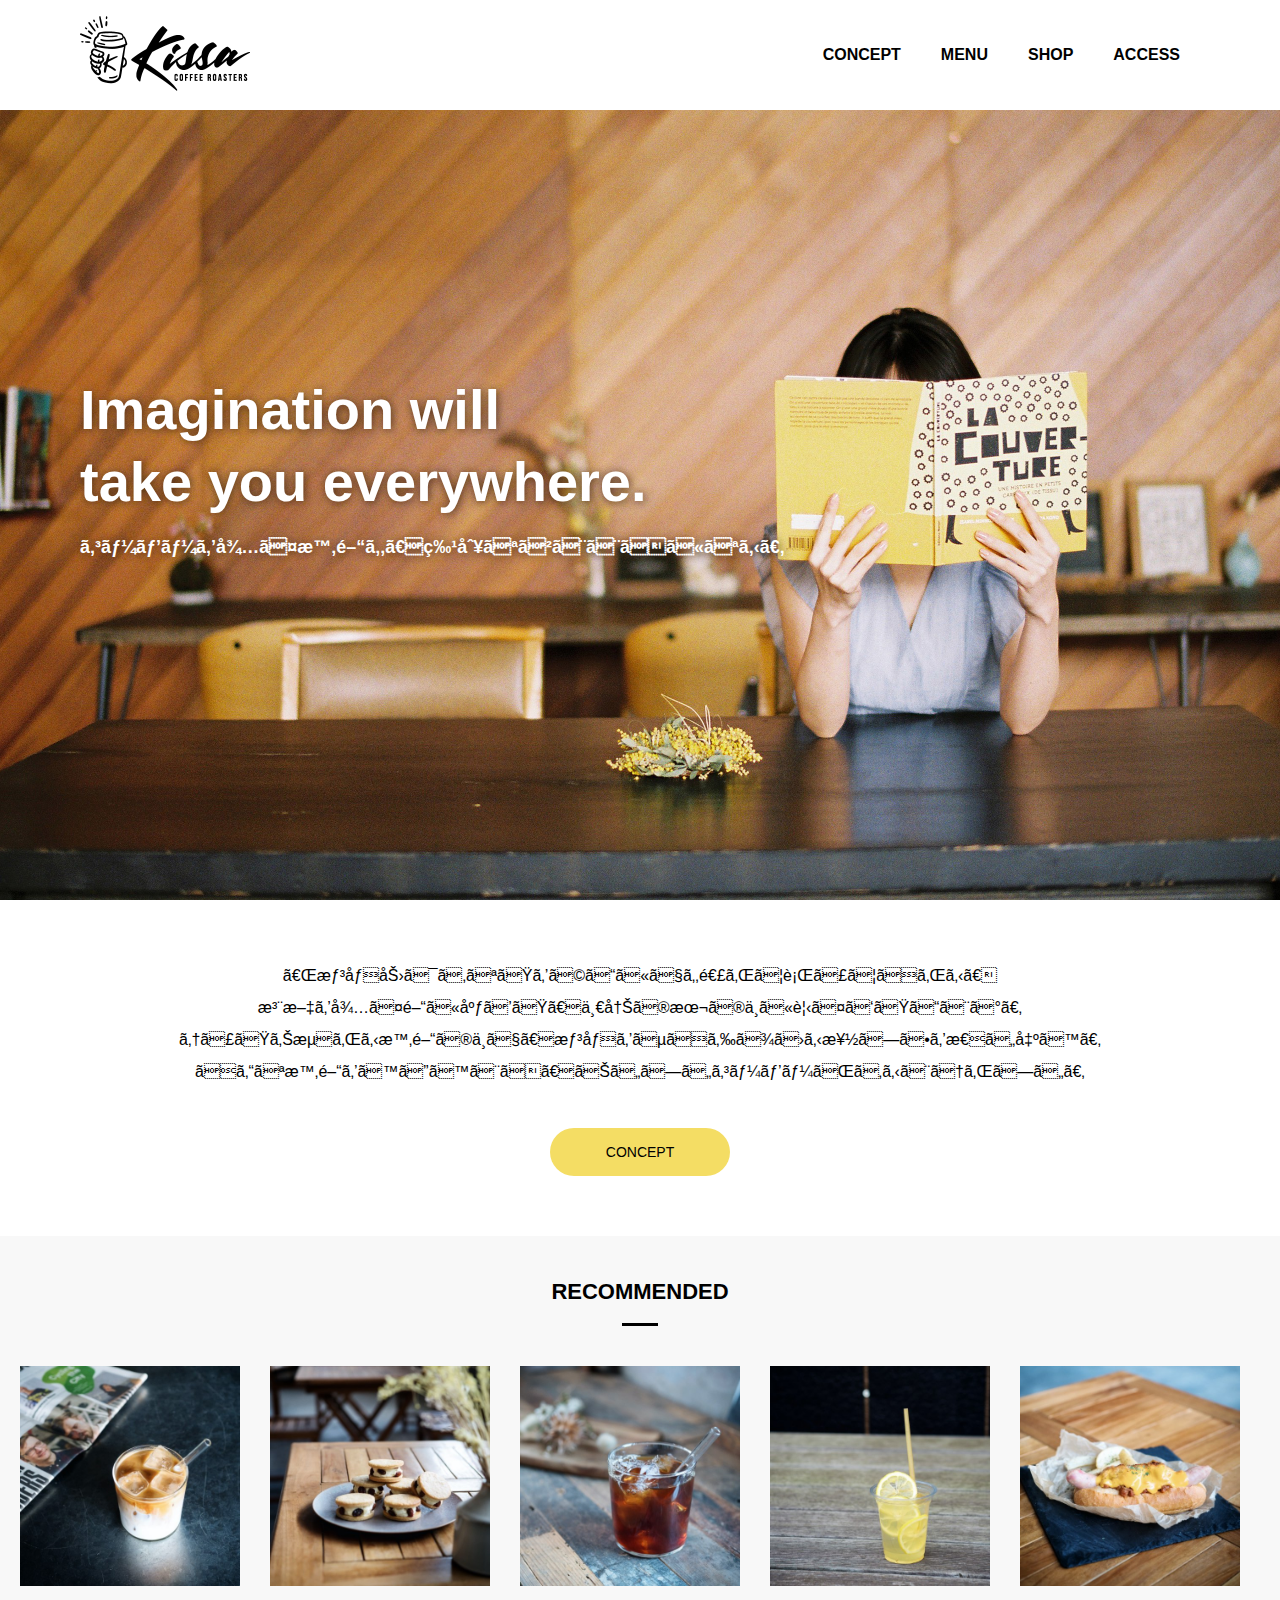
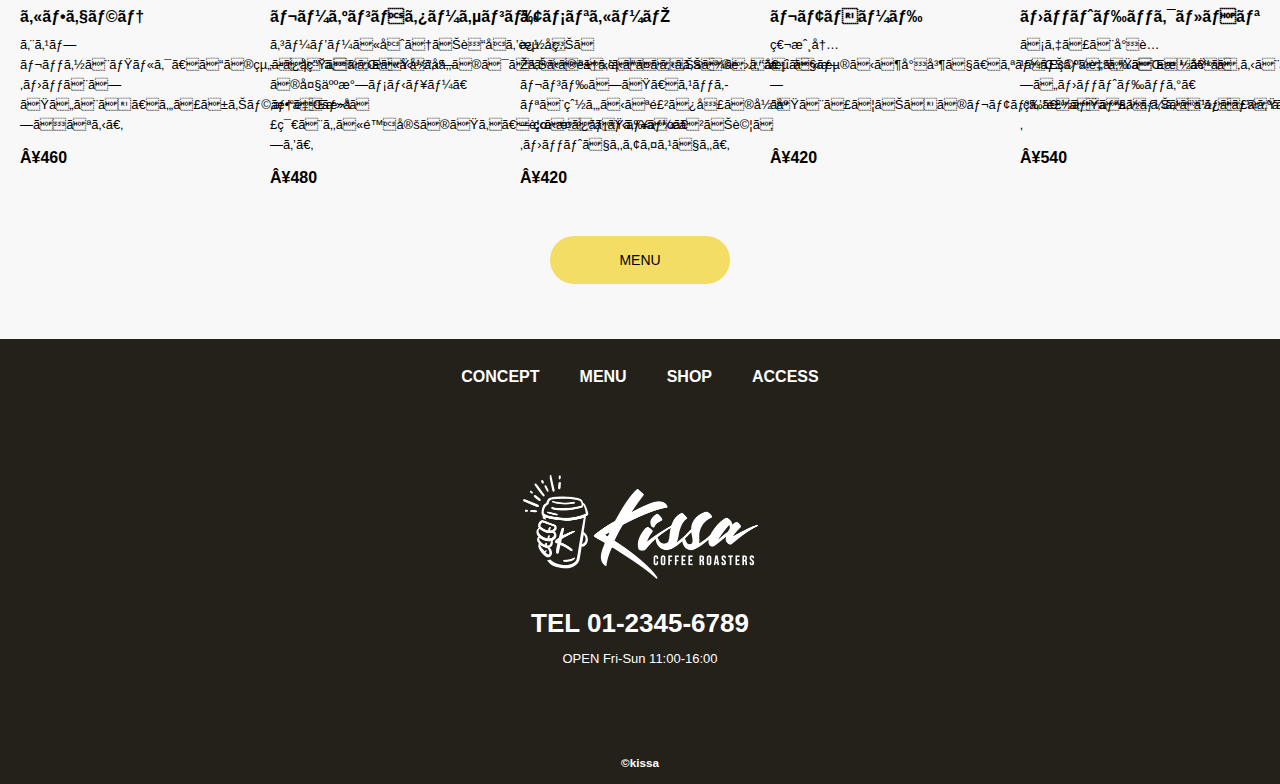
<file: index.html>
<!DOCTYPE html>
<html>
  <head>
    <meta charset="UFT-8" />
    <title>KISSA official website</title>
    <meta
      name="description"
      content="自家焙煎をしたこだわりのコーヒーと、思わず長居したくなるような居心地の良い空間を提供するカフェ「KISSA」の公式サイトです。"
    />
    <meta name="viewport" content="width=device-width" />
    <script src="./js/toggle-menu.js"></script>
    <link href="./css/common.css" rel="stylesheet" />
    <link href="./css/index.css" rel="stylesheet" />
    <link rel="preconnect" href="https://fonts.googleapis.com" />
    <link rel="preconnect" href="https://fonts.gstatic.com" crossorigin />
    <link
      href="https://fonts.googleapis.com/css2?family=Montserrat:wght@700&display=swap"
      rel="stylesheet"
    />
  </head>
  <body>
    <header class="header">
      <div class="header-inner">
        <a class="header-logo" href="./index.html">
          <img src="./images/common/logo-header.png" alt="KISSA" />
        </a>
        <button class="toggle-menu-button"></button>
        <div class="header-site-menu">
          <nav class="site-menu">
            <ul>
              <li><a href="./concept.html">CONCEPT</a></li>
              <li><a href="./menu.html">MENU</a></li>
              <li><a href="./shop.html">SHOP</a></li>
              <li><a href="./access.html">ACCESS</a></li>
            </ul>
          </nav>
        </div>
      </div>
    </header>
    <main class="main">
      <div class="first-view">
        <div class="first-view-text">
          <h1>Imagination will <br />take you everywhere.</h1>
          <p>コーヒーを待つ時間も、特別なひとときになる。</p>
        </div>
      </div>
      <div class="lead">
        <p>
          「想像力はあなたをどこにでも連れて行ってくれる」<br />注文を待つ間に広げた、一冊の本の中に見つけたことば。<br />ゆったり流れる時間の中で、想像をふくらませる楽しさを思い出す。<br />そんな時間をすごすとき、おいしいコーヒーがあるとうれしい。
        </p>
        <div class="link-button-area">
          <a class="link-button" href="./concept.html">CONCEPT</a>
        </div>
      </div>
      <div class="recommended">
        <h2>RECOMMENDED</h2>
        <ul class="item-list">
          <li>
            <img
              src="./images/index/img-item01.jpg"
              alt="カフェラテの商品画像"
            />
            <dl>
              <dt>カフェラテ</dt>
              <dd>
                エスプレッソとミルク、この組み合わせに勝るものはなかなか見つかりません。ホッとしたいとき、やっぱりラテが欲しくなる。
              </dd>
            </dl>
            <p class="price">¥460</p>
          </li>
          <li>
            <img
              src="./images/index/img-item02.jpg"
              alt="レーズンバターサンドの商品画像"
            />
            <dl>
              <dt>レーズンバターサンド</dt>
              <dd>
                コーヒーに合うお菓子を追及して生まれた当店の大人気メニュー。数量・季節ともに限定のため、見つけたらぜひお試しを。
              </dd>
            </dl>
            <p class="price">¥480</p>
          </li>
          <li>
            <img
              src="./images/index/img-item03.jpg"
              alt="アメリカーノの商品画像"
            />
            <dl>
              <dt>アメリカーノ</dt>
              <dd>
                浅煎りの豆をこだわりの配合でブレンドした、スッキリと爽やかな飲み口の当店看板メニュー。ホットでもアイスでも。
              </dd>
            </dl>
            <p class="price">¥420</p>
          </li>
          <li>
            <img
              src="./images/index/img-item04.jpg"
              alt="レモネードの商品画像"
            />
            <dl>
              <dt>レモネード</dt>
              <dd>
                瀬戸内海に浮かぶ小島で、オーナー自らが栽培したとっておきのレモンを、たっぷりと使ったレモネードです。
              </dd>
            </dl>
            <p class="price">¥420</p>
          </li>
          <li>
            <img
              src="./images/index/img-item05.jpg"
              alt="ホットドック・チリの商品画像"
            />
            <dl>
              <dt>ホットドック・チリ</dt>
              <dd>
                ちょっと小腹が空いたとき、あると嬉しいホットドッグ。特製チリソースとチーズをかければ、もう言葉はいりません。
              </dd>
            </dl>
            <p class="price">¥540</p>
          </li>
        </ul>
        <div class="link-button-area">
          <a class="link-button" href="./menu.html">MENU</a>
        </div>
      </div>
    </main>
    <!--mainはここまで-->
    <footer class="footer">
      <nav class="site-menu">
        <ul>
          <li><a href="./concept.html">CONCEPT</a></li>
          <li><a href="./menu.html">MENU</a></li>
          <li><a href="./shop.html">SHOP</a></li>
          <li><a href="./access.html">ACCESS</a></li>
        </ul>
      </nav>
      <a class="footer-logo" href="./index.html">
        <img src="./images/common/logo-footer.png" alt="KISSA" />
      </a>
      <p class="footer-tel">TEL 01-2345-6789</p>
      <p class="footer-time">OPEN Fri-Sun 11:00-16:00</p>
      <p class="copyright"><small>&copy;kissa</small></p>
    </footer>
  </body>
</html>
</file>
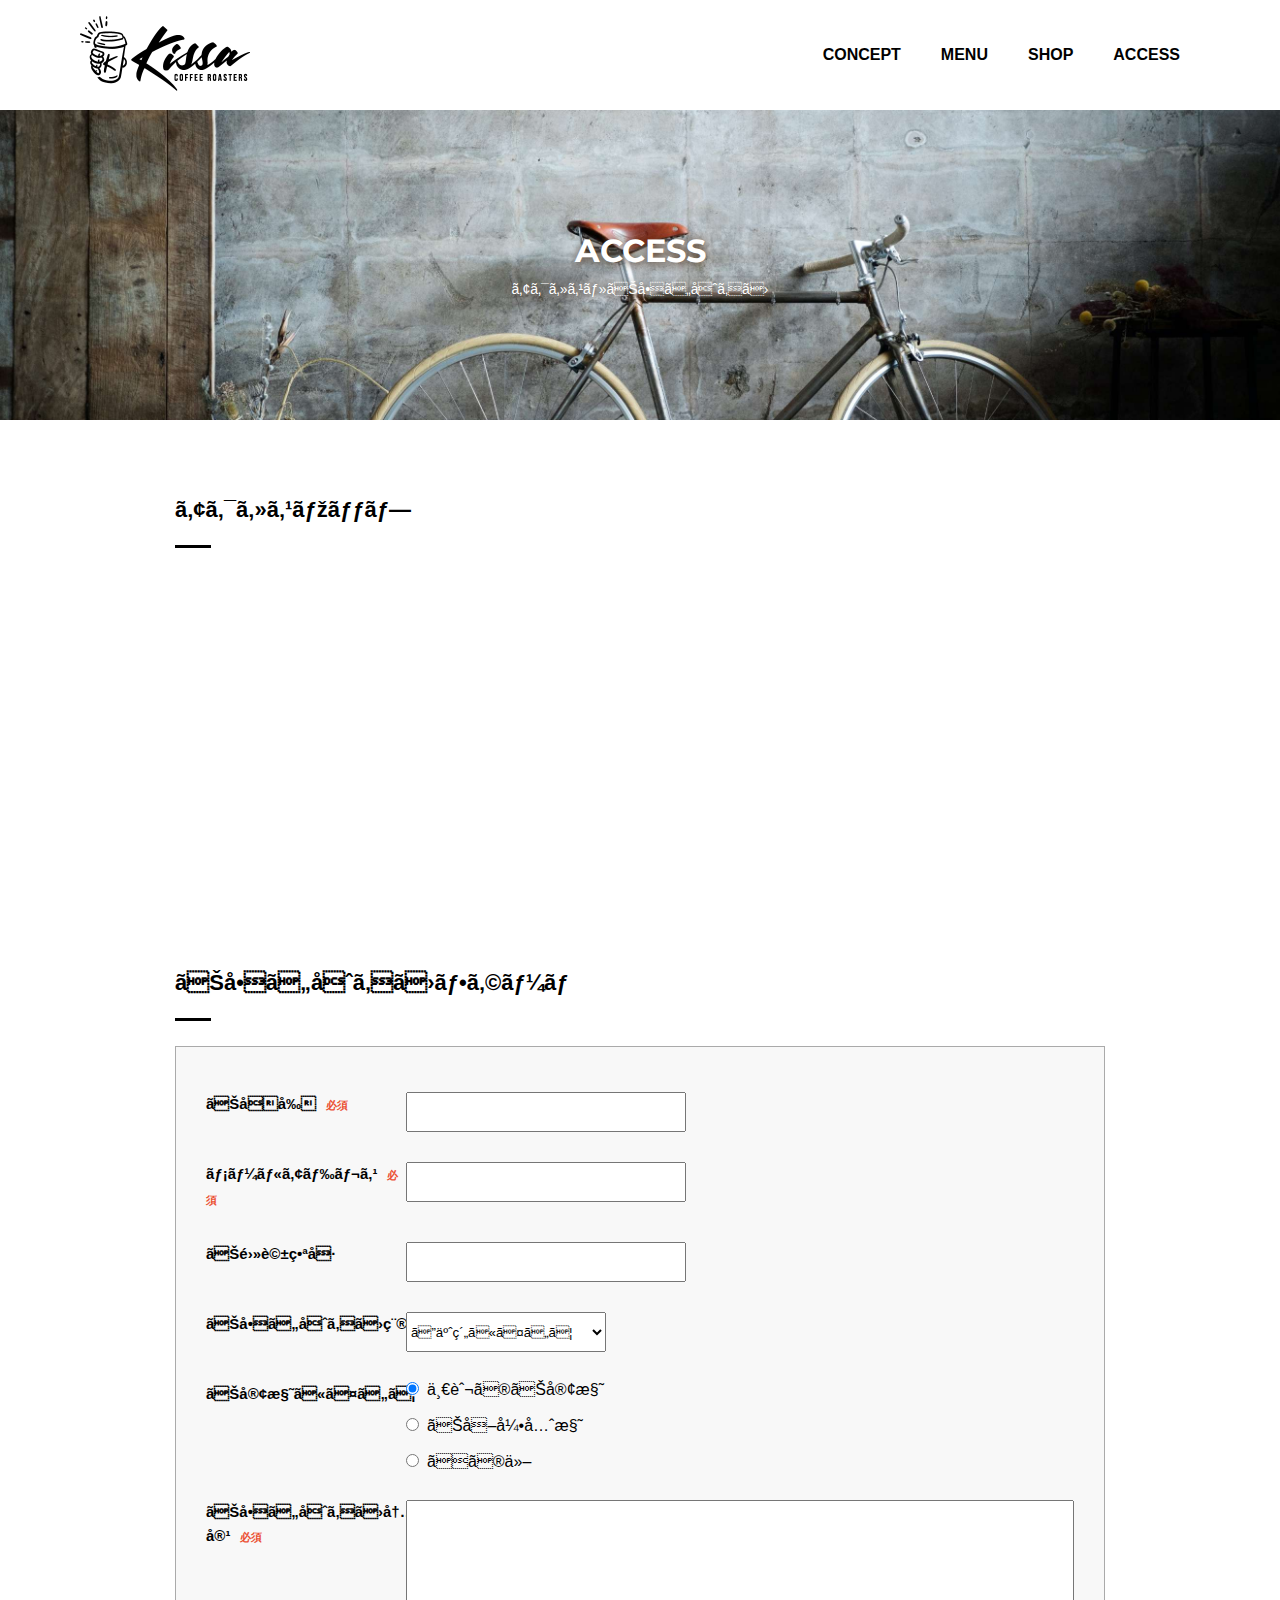
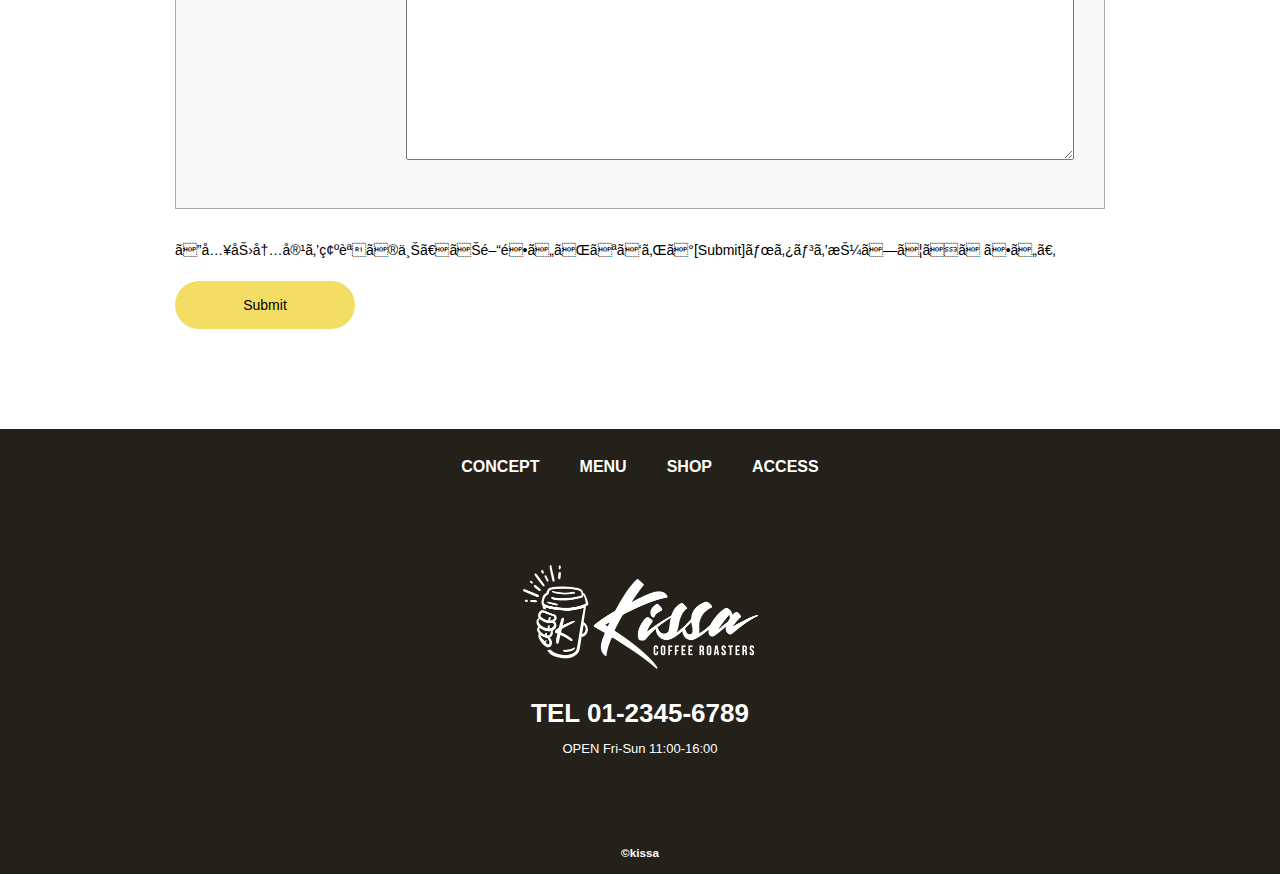
<file: access.html>
<!DOCTYPE html>
<html>
  <head>
    <meta charset="UFT-8" />
    <title>ACCESS | KISSA official website</title>
    <meta
      name="description"
      content="カフェ「KISSA」のアクセスマップと問い合わせフォームが掲載されたページです。"
    />
    <meta name="viewport" content="width=device-width" />
    <script src="./js/toggle-menu.js"></script>
    <link href="./css/common.css" rel="stylesheet" />
    <link href="./css/access.css" rel="stylesheet" />
    <link rel="preconnect" href="https://fonts.googleapis.com" />
    <link rel="preconnect" href="https://fonts.gstatic.com" crossorigin />
    <link
      href="https://fonts.googleapis.com/css2?family=Montserrat:wght@700&display=swap"
      rel="stylesheet"
    />
  </head>
  <body>
    <header class="header">
      <div class="header-inner">
        <a class="header-logo" href="./index.html">
          <img src="./images/common/logo-header.png" alt="KISSA" />
        </a>
        <button class="toggle-menu-button"></button>
        <div class="header-site-menu">
          <nav class="site-menu">
            <ul>
              <li><a href="./concept.html">CONCEPT</a></li>
              <li><a href="./menu.html">MENU</a></li>
              <li><a href="./shop.html">SHOP</a></li>
              <li><a href="./access.html">ACCESS</a></li>
            </ul>
          </nav>
        </div>
      </div>
    </header>
    <main class="main">
      <div class="title">
        <h1>ACCESS</h1>
        <p>アクセス・お問い合わせ</p>
      </div>
      <div class="map">
        <h2>アクセスマップ</h2>
        <iframe
          src="https://www.google.com/maps/embed?pb=!1m18!1m12!1m3!1d214.5355749628542!2d139.57838774250578!3d35.70373538334455!2m3!1f0!2f0!3f0!3m2!1i1024!2i768!4f13.1!3m3!1m2!1s0x6018ee45e33d4305%3A0x770cb37aee4fd5e1!2z5p2x5Lqs6YO95q2m6JS16YeO5biCIOWQieelpeWvug!5e0!3m2!1sja!2sjp!4v1706839425037!5m2!1sja!2sjp"
          style="border: 0"
          allowfullscreen=""
          loading="lazy"
          referrerpolicy="no-referrer-when-downgrade"
        ></iframe>
      </div>
      <div class="contact">
        <h2>お問い合わせフォーム</h2>
        <form action="#">
          <dl class="form-area">
            <dt><span class="required">お名前</span></dt>
            <dd>
              <input class="input-text" type="text" name="name" required />
            </dd>
            <dt><span class="required">メールアドレス</span></dt>
            <dd>
              <input class="input-text" type="email" name="email" required />
            </dd>
            <dt>お電話番号</dt>
            <dd><input class="input-text" type="tel" name="tel" required /></dd>
            <dt>お問い合わせ種別</dt>
            <dd>
              <select class="select-box" name="genre">
                <option value="ご予約について" selected>ご予約について</option>
                <option value="メニューについて">メニューについて</option>
                <option value="営業時間について">営業時間について</option>
              </select>
            </dd>
            <dt>お客様について</dt>
            <dd>
              <label class="radio-button"
                ><input
                  type="radio"
                  name="user-type"
                  value="一般のお客様"
                  checked
                />一般のお客様</label
              >
              <label class="radio-button"
                ><input
                  type="radio"
                  name="user-type"
                  value="お取引先様"
                />お取引先様</label
              >
              <label class="radio-button"
                ><input
                  type="radio"
                  name="user-type"
                  value="その他"
                />その他</label
              >
            </dd>
            <dt><span class="required">お問い合わせ内容</span></dt>
            <dd>
              <textarea class="message" name="message" required></textarea>
            </dd>
          </dl>
          <p class="confirm-text">
            ご入力内容を確認の上、お間違いがなければ[Submit]ボタンを押してください。
          </p>
          <button class="submit-button" type="submit">Submit</button>
        </form>
      </div>
    </main>
    <footer class="footer">
      <nav class="site-menu">
        <ul>
          <li><a href="./concept.html">CONCEPT</a></li>
          <li><a href="./menu.html">MENU</a></li>
          <li><a href="./shop.html">SHOP</a></li>
          <li><a href="./access.html">ACCESS</a></li>
        </ul>
      </nav>
      <a class="footer-logo" href="./index.html">
        <img src="./images/common/logo-footer.png" alt="KISSA" />
      </a>
      <p class="footer-tel">TEL 01-2345-6789</p>
      <p class="footer-time">OPEN Fri-Sun 11:00-16:00</p>
      <p class="copyright"><small>&copy;kissa</small></p>
    </footer>
  </body>
</html>
</file>
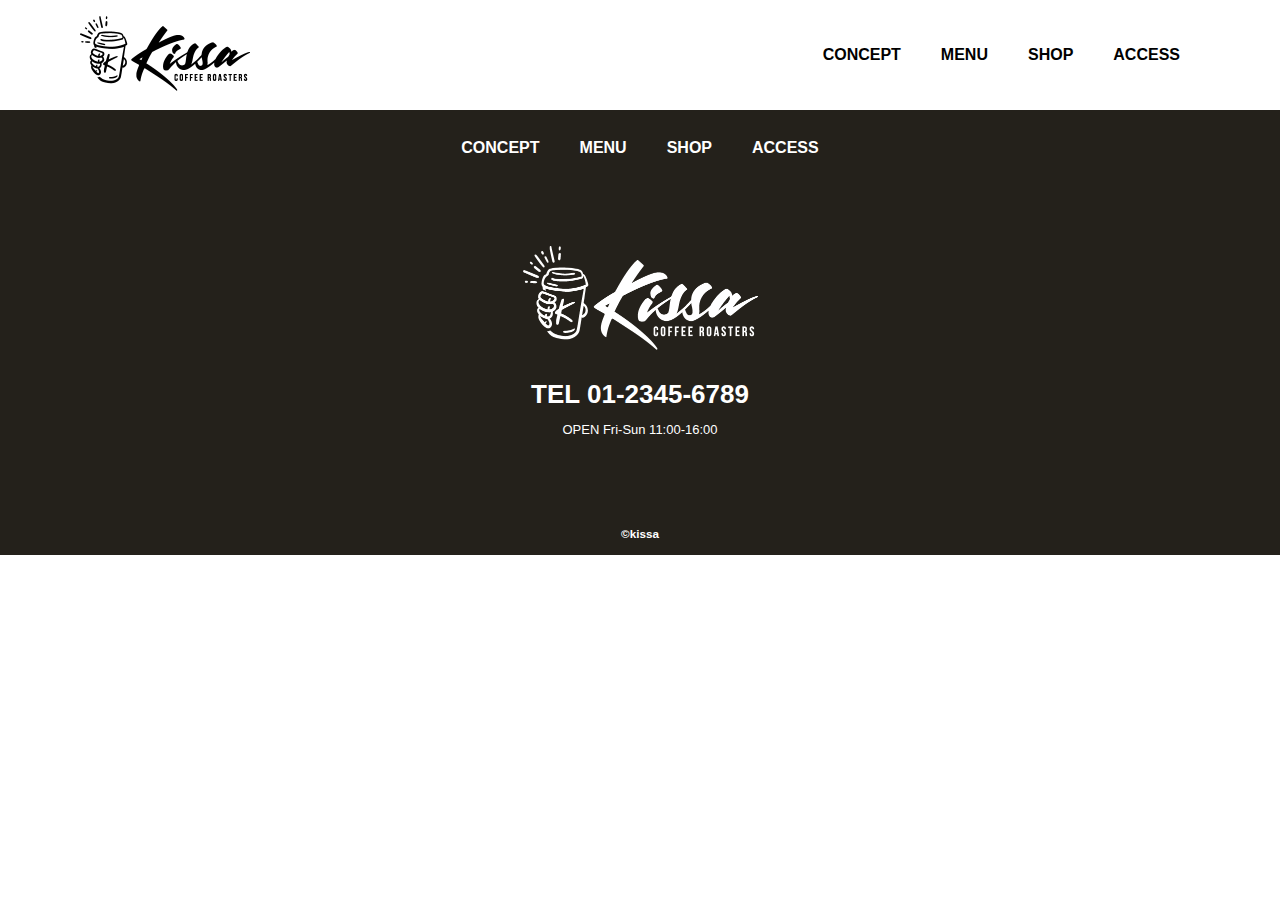
<file: common.html>
<!DOCTYPE html>
<html>
  <head>
    <meta charset="UFT-8" />
    <title>KISSA official website</title>
    <meta name="description" content="カフェKISSAの公式サイトです。" />
    <meta name="viewport" content="width=device-width" />
    <script src="./js/toggle-menu.js"></script>
    <link href="./css/common.css" rel="stylesheet" />
    <link rel="preconnect" href="https://fonts.googleapis.com" />
    <link rel="preconnect" href="https://fonts.gstatic.com" crossorigin />
    <link
      href="https://fonts.googleapis.com/css2?family=Montserrat:wght@700&display=swap"
      rel="stylesheet"
    />
  </head>
  <body>
    <header class="header">
      <div class="header-inner">
        <a class="header-logo" href="./index.html">
          <img src="./images/common/logo-header.png" alt="KISSA" />
        </a>
        <button class="toggle-menu-button"></button>
        <div class="header-site-menu">
          <nav class="site-menu">
            <ul>
              <li><a href="./concept.html">CONCEPT</a></li>
              <li><a href="./menu.html">MENU</a></li>
              <li><a href="./shop.html">SHOP</a></li>
              <li><a href="./access.html">ACCESS</a></li>
            </ul>
          </nav>
        </div>
      </div>
    </header>
    <main class="main"></main>
    <footer class="footer">
      <nav class="site-menu">
        <ul>
          <li><a href="./concept.html">CONCEPT</a></li>
          <li><a href="./menu.html">MENU</a></li>
          <li><a href="./shop.html">SHOP</a></li>
          <li><a href="./access.html">ACCESS</a></li>
        </ul>
      </nav>
      <a class="footer-logo" href="./index.html">
        <img src="./images/common/logo-footer.png" alt="KISSA" />
      </a>
      <p class="footer-tel">TEL 01-2345-6789</p>
      <p class="footer-time">OPEN Fri-Sun 11:00-16:00</p>
      <p class="copyright"><small>&copy;kissa</small></p>
    </footer>
  </body>
</html>
</file>
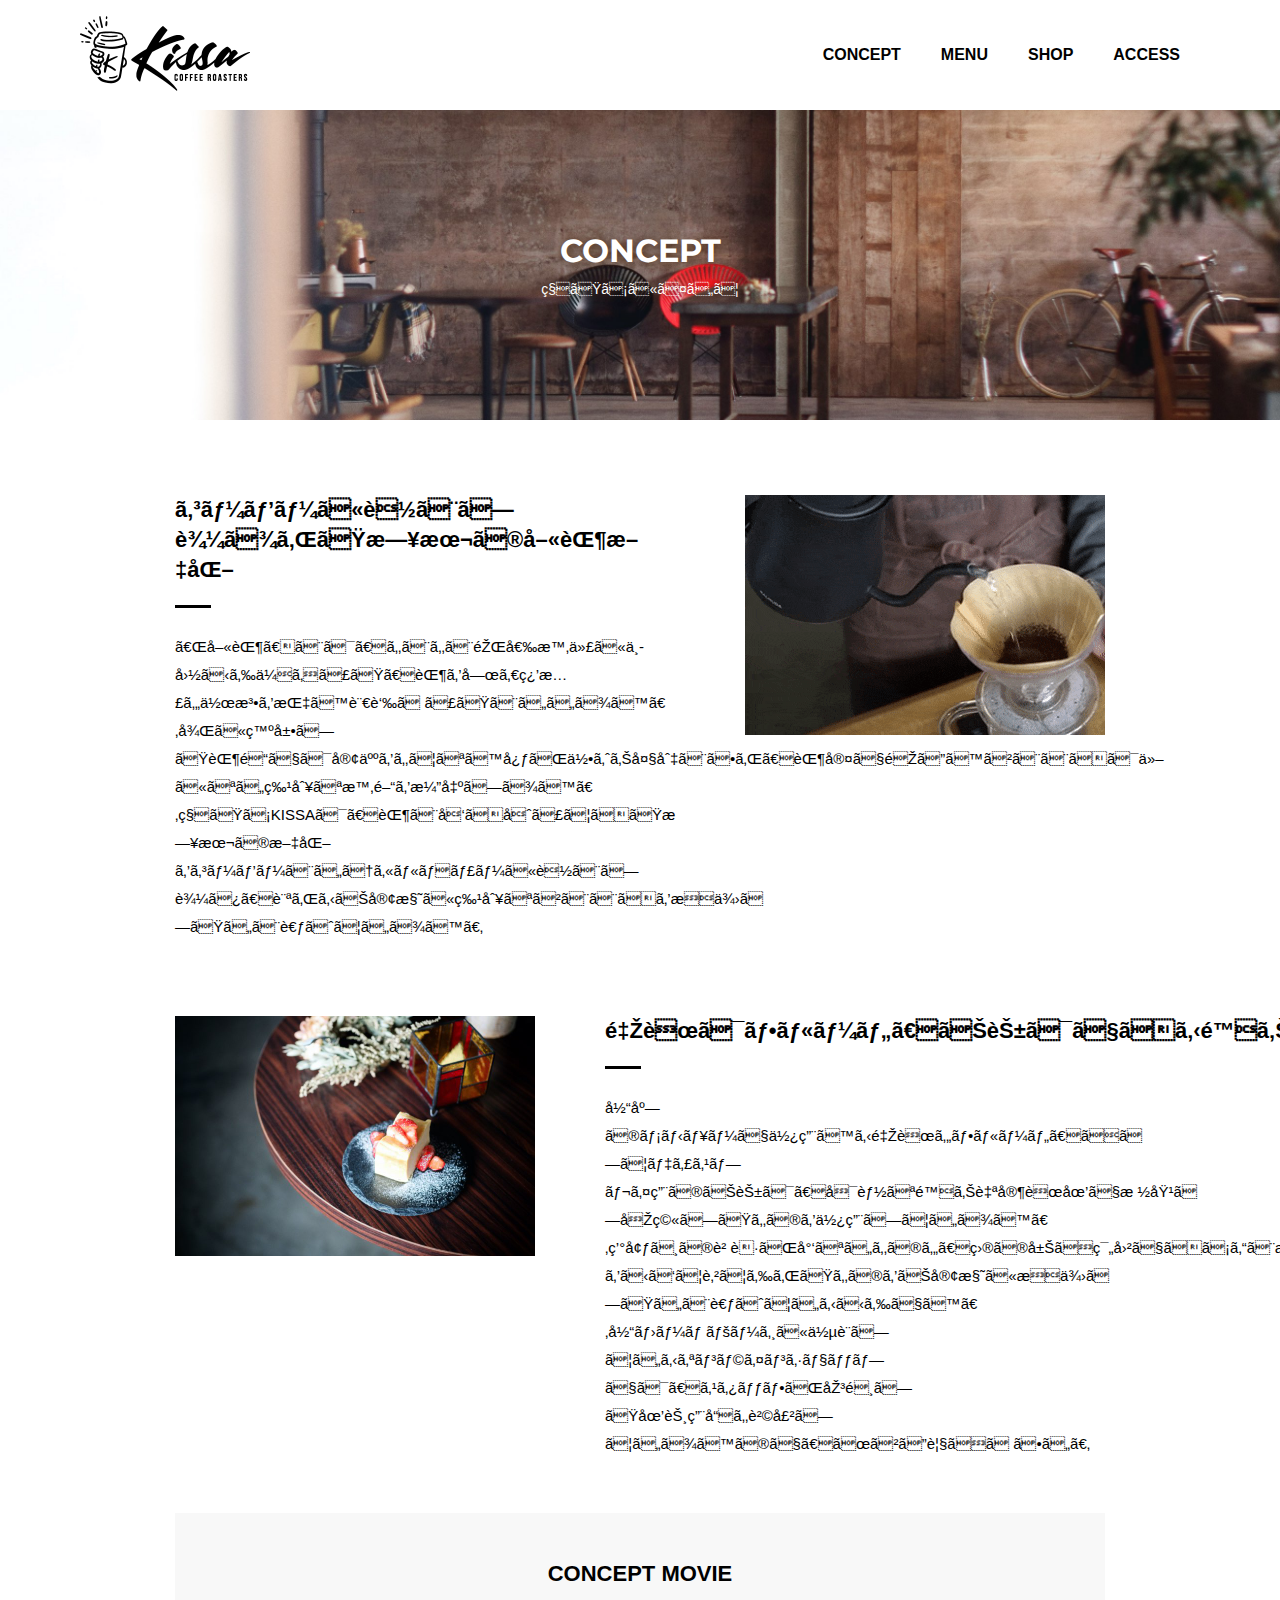
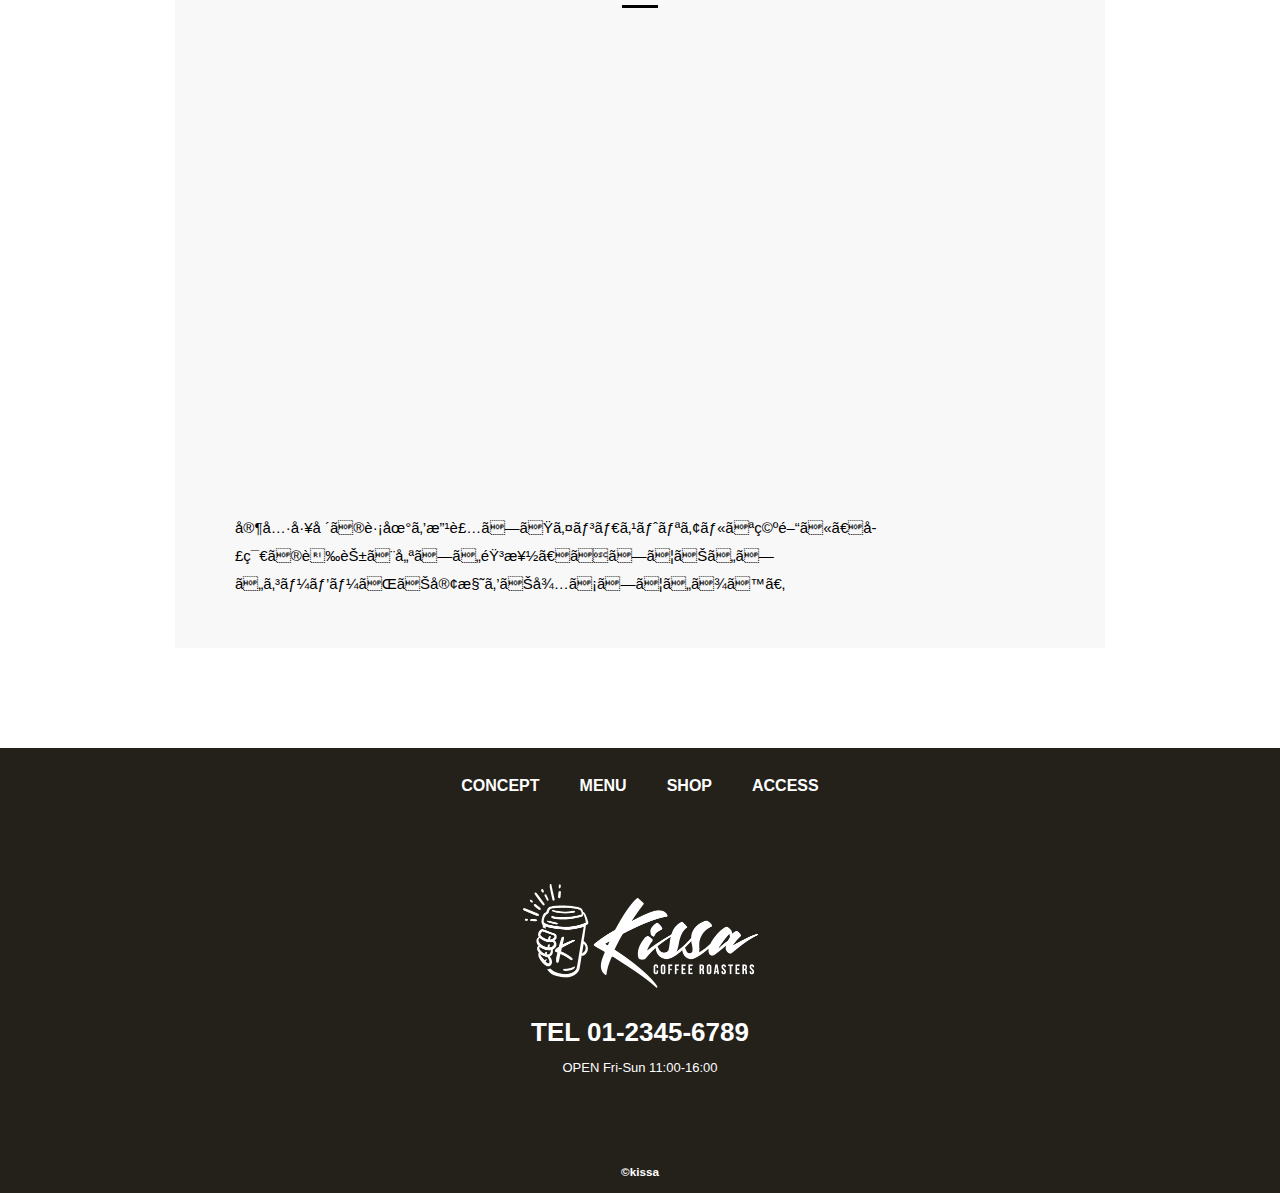
<file: concept.html>
<!DOCTYPE html>
<html>
  <head>
    <meta charset="UFT-8" />
    <title>CONCEPT | KISSA official website</title>
    <meta
      name="description"
      content="カフェ「KISSA」は日本の喫茶文化をコーヒーに落とし込み、訪れるお客様に特別なひとときを提供します。"
    />
    <meta name="viewport" content="width=device-width" />
    <script src="./js/toggle-menu.js"></script>
    <link href="./css/common.css" rel="stylesheet" />
    <link href="./css/concept.css" rel="stylesheet" />
    <link rel="preconnect" href="https://fonts.googleapis.com" />
    <link rel="preconnect" href="https://fonts.gstatic.com" crossorigin />
    <link
      href="https://fonts.googleapis.com/css2?family=Montserrat:wght@700&display=swap"
      rel="stylesheet"
    />
  </head>
  <body>
    <header class="header">
      <div class="header-inner">
        <a class="header-logo" href="./index.html">
          <img src="./images/common/logo-header.png" alt="KISSA" />
        </a>
        <button class="toggle-menu-button"></button>
        <div class="header-site-menu">
          <nav class="site-menu">
            <ul>
              <li><a href="./concept.html">CONCEPT</a></li>
              <li><a href="./menu.html">MENU</a></li>
              <li><a href="./shop.html">SHOP</a></li>
              <li><a href="./access.html">ACCESS</a></li>
            </ul>
          </nav>
        </div>
      </div>
    </header>
    <main class="main">
      <div class="title">
        <h1>CONCEPT</h1>
        <p>私たちについて</p>
      </div>
      <div class="feature">
        <div class="feature-text">
          <h2>コーヒーに落とし込まれた日本の喫茶文化</h2>
          <p>
            「喫茶」とは、もともと鎌倉時代に中国から伝わった、茶を嗜む習慣や作法を指す言葉だったといいます。後に発展した茶道では客人をもてなす心が何より大切とされ、茶室で過ごすひとときは他にない特別な時間を演出します。私たちKISSAは、茶と向き合ってきた日本の文化をコーヒーというカルチャーに落とし込み、訪れるお客様に特別なひとときを提供したいと考えています。
          </p>
        </div>
        <img
          src="./images/concept/img-item01.gif"
          alt="コーヒーを淹れている画像"
        />
      </div>
      <div class="feature reverse">
        <div class="feature-text">
          <h2>野菜はフルーツ、お花はできる限り自家菜園で</h2>
          <p>
            当店のメニューで使用する野菜やフルーツ、そしてディスプレイ用のお花は、可能な限り自家菜園で栽培し収穫したものを使用しています。環境への負荷が少ないものや、目の届く範囲できちんと愛情をかけて育てられたものをお客様に提供したいと考えているからです。当ホームページに併設しているオンラインショップでは、スタッフが厳選した園芸用品も販売していますので、ぜひご覧ください。
          </p>
        </div>
        <img
          src="./images/concept/img-item02.jpg"
          alt="ケーキとドライフラワーの画像"
        />
      </div>
      <div class="movie">
        <h2>CONCEPT MOVIE</h2>
        <iframe
          src="https://www.youtube.com/embed/bHzURMA0SKc?si=w1VsC1iOY6xYcP92"
          title="YouTube video player"
          frameborder="0"
          allow="accelerometer; autoplay; clipboard-write; encrypted-media; gyroscope; picture-in-picture; web-share"
          allowfullscreen
        ></iframe>
        <p>
          家具工場の跡地を改装したインダストリアルな空間に、季節の草花と優しい音楽、そしておいしいコーヒーがお客様をお待ちしています。
        </p>
      </div>
    </main>
    <!--mainはここまで-->
    <footer class="footer">
      <nav class="site-menu">
        <ul>
          <li><a href="./concept.html">CONCEPT</a></li>
          <li><a href="./menu.html">MENU</a></li>
          <li><a href="./shop.html">SHOP</a></li>
          <li><a href="./access.html">ACCESS</a></li>
        </ul>
      </nav>
      <a class="footer-logo" href="./index.html">
        <img src="./images/common/logo-footer.png" alt="KISSA" />
      </a>
      <p class="footer-tel">TEL 01-2345-6789</p>
      <p class="footer-time">OPEN Fri-Sun 11:00-16:00</p>
      <p class="copyright"><small>&copy;kissa</small></p>
    </footer>
  </body>
</html>
</file>
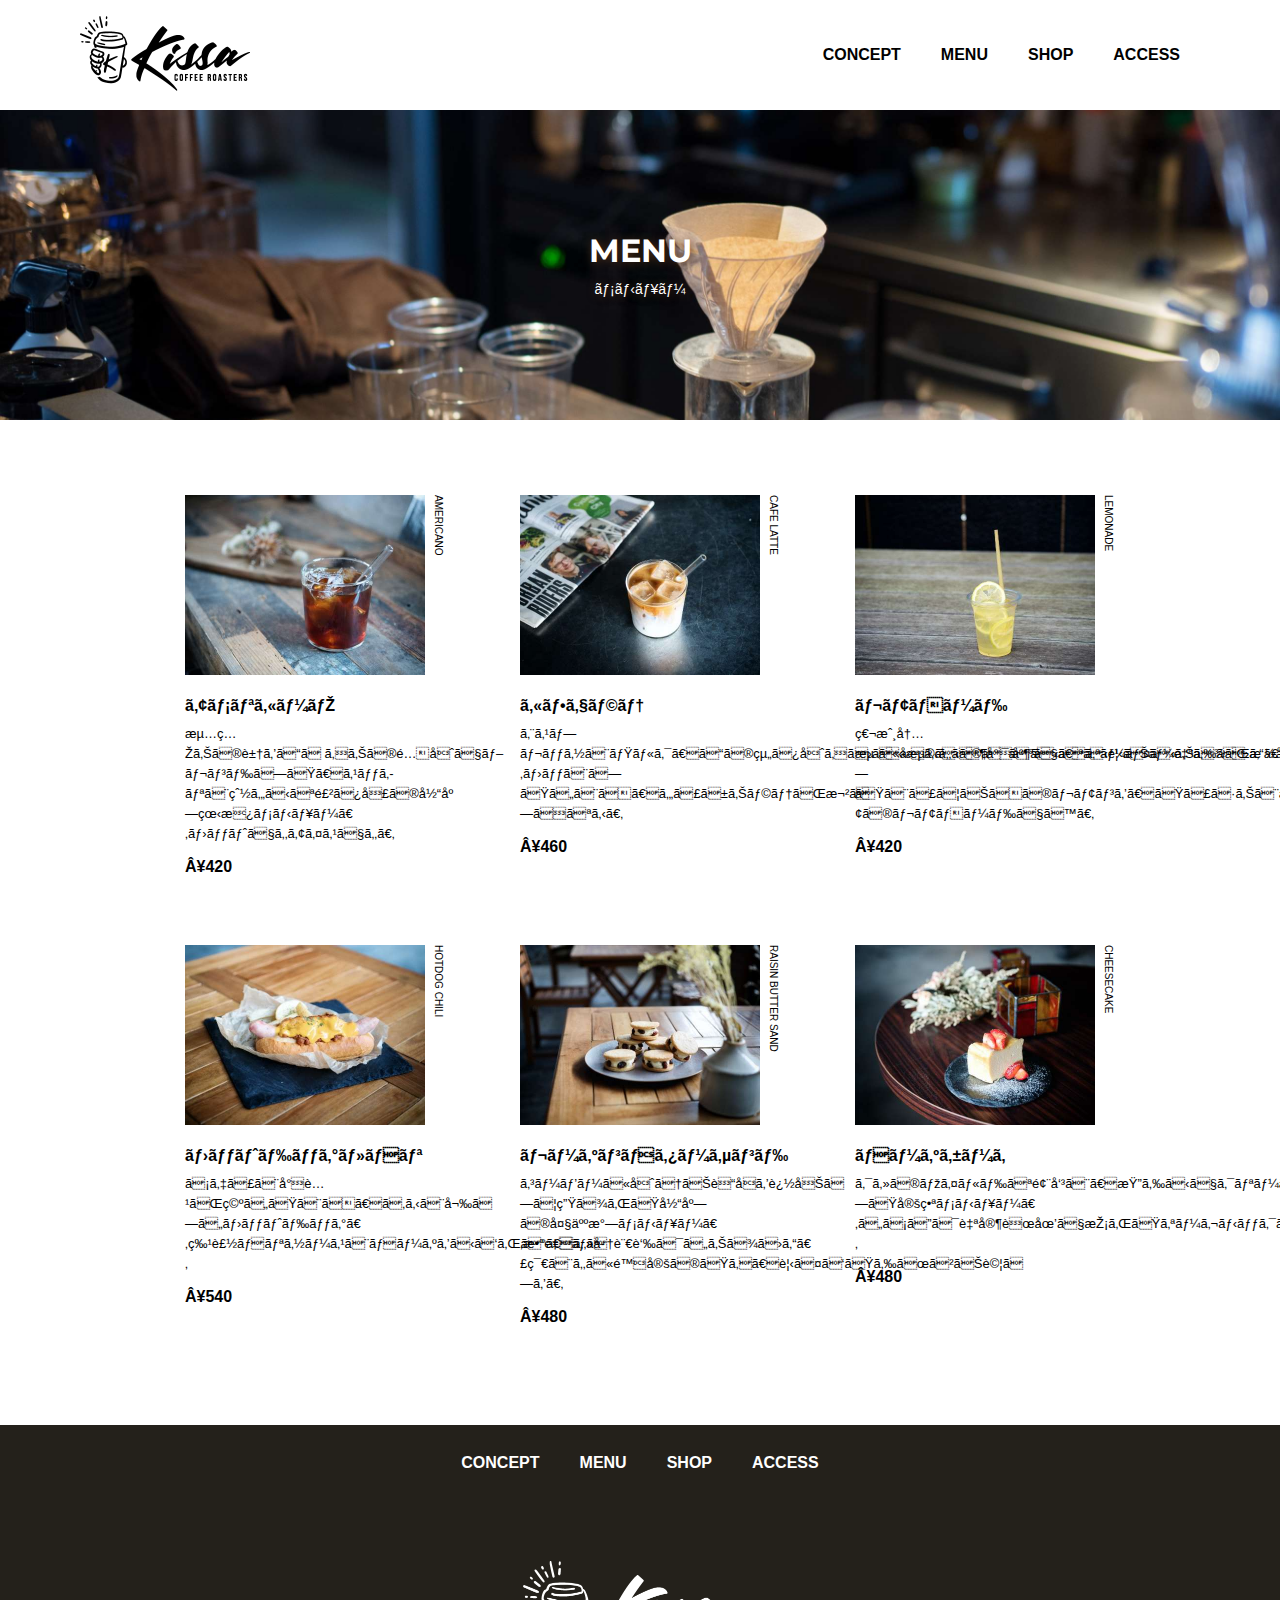
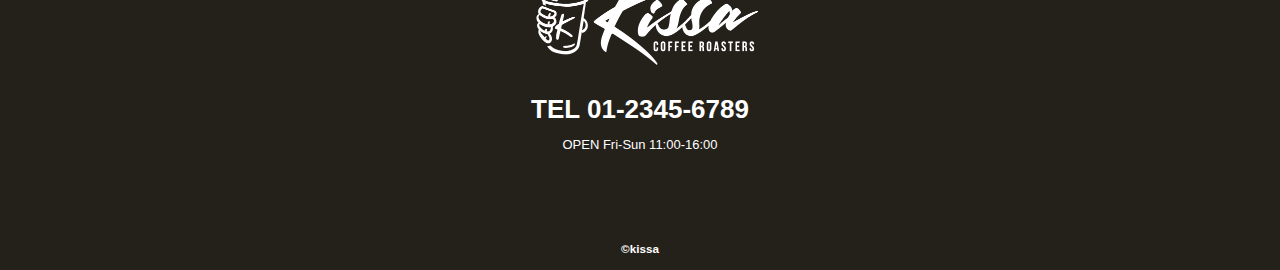
<file: menu.html>
<!DOCTYPE html>
<html>
  <head>
    <meta charset="UFT-8" />
    <title>MENU |KISSA official website</title>
    <meta
      name="description"
      content="カフェKISSAのメニューを掲載します。こだわりの浅煎りコーヒーをはじめ、さまざまなメニューをご用意します。"
    />
    <meta name="viewport" content="width=device-width" />
    <script src="./js/toggle-menu.js"></script>
    <link href="./css/common.css" rel="stylesheet" />
    <link href="./css/menu.css" rel="stylesheet" />
    <link rel="preconnect" href="https://fonts.googleapis.com" />
    <link rel="preconnect" href="https://fonts.gstatic.com" crossorigin />
    <link
      href="https://fonts.googleapis.com/css2?family=Montserrat:wght@700&display=swap"
      rel="stylesheet"
    />
  </head>
  <body>
    <header class="header">
      <div class="header-inner">
        <a class="header-logo" href="./index.html">
          <img src="./images/common/logo-header.png" alt="KISSA" />
        </a>
        <button class="toggle-menu-button"></button>
        <div class="header-site-menu">
          <nav class="site-menu">
            <ul>
              <li><a href="./concept.html">CONCEPT</a></li>
              <li><a href="./menu.html">MENU</a></li>
              <li><a href="./shop.html">SHOP</a></li>
              <li><a href="./access.html">ACCESS</a></li>
            </ul>
          </nav>
        </div>
      </div>
    </header>
    <!--mainはここから-->
    <main class="main">
      <div class="title">
        <h1>MENU</h1>
        <p>メニュー</p>
      </div>
      <ul class="item-list">
        <li>
          <img
            src="./images/menu/img-item01.jpg"
            alt="アメリカーノの商品画像"
          />
          <dl>
            <dt>アメリカーノ</dt>
            <dd>
              浅煎りの豆をこだわりの配合でブレンドした、スッキリと爽やかな飲み口の当店看板メニュー。ホットでもアイスでも。
            </dd>
          </dl>
          <p class="price">¥420</p>
          <p class="item-label">AMERICANO</p>
        </li>
        <li>
          <img src="./images/menu/img-item02.jpg" alt="カフェラテの商品画像" />
          <dl>
            <dt>カフェラテ</dt>
            <dd>
              エスプレッソとミルク、この組み合わせに勝るものはなかなか見つかりません。ホッとしたいとき、やっぱりラテが欲しくなる。
            </dd>
          </dl>
          <p class="price">¥460</p>
          <p class="item-label">CAFE LATTE</p>
        </li>
        <li>
          <img src="./images/menu/img-item03.jpg" alt="レモネードの商品画像" />
          <dl>
            <dt>レモネード</dt>
            <dd>
              瀬戸内海に浮かぶ小島で、オーナー自らが栽培したとっておきのレモンを、たっぷりと使った自慢のレモネードです。
            </dd>
          </dl>
          <p class="price">¥420</p>
          <p class="item-label">LEMONADE</p>
        </li>
        <li>
          <img
            src="./images/menu/img-item04.jpg"
            alt="ホットドッグ・チリの商品画像"
          />
          <dl>
            <dt>ホットドッグ・チリ</dt>
            <dd>
              ちょっと小腹が空いたとき、あると嬉しいホットドッグ。特製チリソースとチーズをかければ、もう言葉はいりません。
            </dd>
          </dl>
          <p class="price">¥540</p>
          <p class="item-label">HOTDOG CHILI</p>
        </li>
        <li>
          <img
            src="./images/menu/img-item05.jpg"
            alt="レーズンバターサンドの商品画像"
          />
          <dl>
            <dt>レーズンバターサンド</dt>
            <dd>
              コーヒーに合うお菓子を追及して生まれた当店の大人気メニュー。数量・季節ともに限定のため、見つけたらぜひお試しを。
            </dd>
          </dl>
          <p class="price">¥480</p>
          <p class="item-label">RAISIN BUTTER SAND</p>
        </li>
        <li>
          <img
            src="./images/menu/img-item06.jpg"
            alt="チーズケーキの商品画像"
          />
          <dl>
            <dt>チーズケーキ</dt>
            <dd>
              クセのマイルドな風味と、柔らかでクリーミーな口どけのチーズを使用した定番メニュー。いちごは自家菜園で採れたオーガニック。
            </dd>
          </dl>
          <p class="price">¥480</p>
          <p class="item-label">CHEESECAKE</p>
        </li>
      </ul>
    </main>
    <footer class="footer">
      <nav class="site-menu">
        <ul>
          <li><a href="./concept.html">CONCEPT</a></li>
          <li><a href="./menu.html">MENU</a></li>
          <li><a href="./shop.html">SHOP</a></li>
          <li><a href="./access.html">ACCESS</a></li>
        </ul>
      </nav>
      <a class="footer-logo" href="./index.html">
        <img src="./images/common/logo-footer.png" alt="KISSA" />
      </a>
      <p class="footer-tel">TEL 01-2345-6789</p>
      <p class="footer-time">OPEN Fri-Sun 11:00-16:00</p>
      <p class="copyright"><small>&copy;kissa</small></p>
    </footer>
  </body>
</html>
</file>
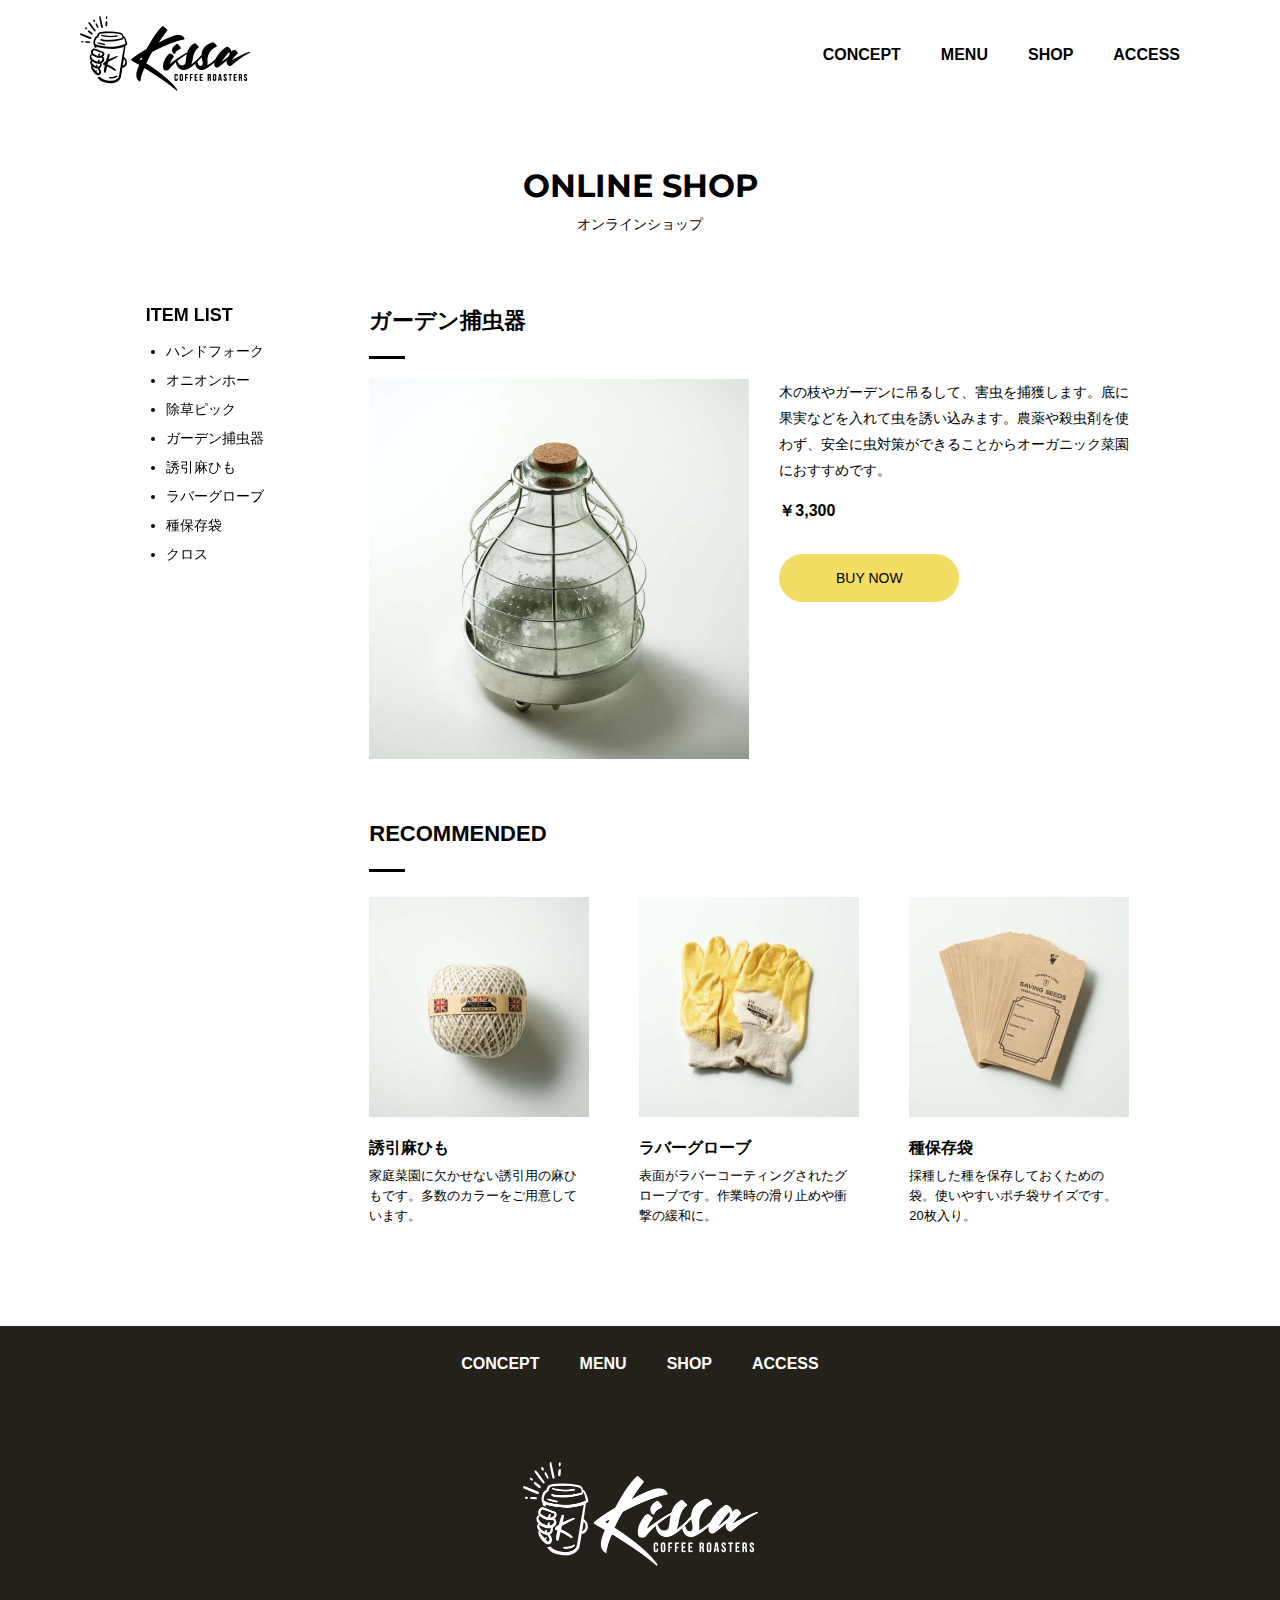
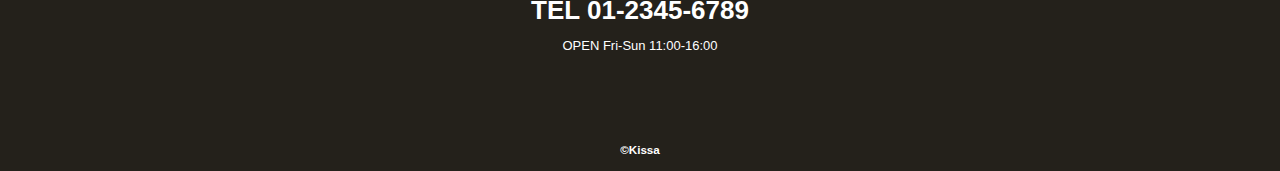
<file: shop-detail.html>
<!DOCTYPE html>
<html>
  <head>
    <meta charset="UTF-8" />
    <title>ONLINE SHOP｜KISSA official website</title>
    <meta
      name="description"
      content="カフェ「KISSA」のスタッフが厳選した、園芸用品のオンラインショップのページです。"
    />
    <meta name="viewport" content="width=device-width" />
    <script src="./js/toggle-menu.js"></script>
    <link href="./css/common.css" rel="stylesheet" />
    <link href="./css/shop.css" rel="stylesheet" />
    <link rel="preconnect" href="https://fonts.googleapis.com" />
    <link rel="preconnect" href="https://fonts.gstatic.com" crossorigin />
    <link
      href="https://fonts.googleapis.com/css2?family=Montserrat:wght@700&display=swap"
      rel="stylesheet"
    />
  </head>

  <body>
    <!-- headerここから -->
    <header class="header">
      <div class="header-inner">
        <a class="header-logo" href="./index.html">
          <img src="./images/common/logo-header.png" alt="KISSA" />
        </a>
        <button class="toggle-menu-button"></button>
        <div class="header-site-menu">
          <nav class="site-menu">
            <ul>
              <li><a href="./concept.html">CONCEPT</a></li>
              <li><a href="./menu.html">MENU</a></li>
              <li><a href="./shop.html">SHOP</a></li>
              <li><a href="./access.html">ACCESS</a></li>
            </ul>
          </nav>
        </div>
      </div>
    </header>
    <!-- headerここまで -->

    <!-- mainここから -->
    <main class="main">
      <div class="title">
        <h1>ONLINE SHOP</h1>
        <p>オンラインショップ</p>
      </div>
      <div class="shop-contents">
        <div class="shop-item">
          <h2>ガーデン捕虫器</h2>
          <div class="item-area">
            <img
              src="./images/shop/img-item04-large.jpg"
              alt="ガーデン捕虫器の画像"
            />
            <div class="about-item">
              <p class="item-text">
                木の枝やガーデンに吊るして、害虫を捕獲します。底に果実などを入れて虫を誘い込みます。農薬や殺虫剤を使わず、安全に虫対策ができることからオーガニック菜園におすすめです。
              </p>
              <p class="item-price">￥3,300</p>
              <a href="https://www.amazon.co.jp/" target="_blank">BUY NOW</a>
            </div>
          </div>
          <div class="item-group recommended">
            <h2>RECOMMENDED</h2>
            <ul class="item-list">
              <li>
                <a href="./shop-detail.html">
                  <img
                    src="./images/shop/img-item05.jpg"
                    alt="誘引麻ひもの画像"
                  />
                  <dl>
                    <dt>誘引麻ひも</dt>
                    <dd>
                      家庭菜園に欠かせない誘引用の麻ひもです。多数のカラーをご用意しています。
                    </dd>
                  </dl>
                </a>
              </li>
              <li>
                <a href="./shop-detail.html">
                  <img
                    src="./images/shop/img-item06.jpg"
                    alt="ラバーグローブの画像"
                  />
                  <dl>
                    <dt>ラバーグローブ</dt>
                    <dd>
                      表面がラバーコーティングされたグローブです。作業時の滑り止めや衝撃の緩和に。
                    </dd>
                  </dl>
                </a>
              </li>
              <li>
                <a href="./shop-detail.html">
                  <img
                    src="./images/shop/img-item07.jpg"
                    alt="種保存袋の商品画像"
                  />
                  <dl>
                    <dt>種保存袋</dt>
                    <dd>
                      採種した種を保存しておくための袋。使いやすいポチ袋サイズです。20枚入り。
                    </dd>
                  </dl>
                </a>
              </li>
            </ul>
          </div>
        </div>
        <aside class="shop-menu">
          <div class="shop-menu-inner">
            <h2>ITEM LIST</h2>
            <ul>
              <li><a href="./shop-detail.html">ハンドフォーク</a></li>
              <li><a href="./shop-detail.html">オニオンホー</a></li>
              <li><a href="./shop-detail.html">除草ピック</a></li>
              <li><a href="./shop-detail.html">ガーデン捕虫器</a></li>
              <li><a href="./shop-detail.html">誘引麻ひも</a></li>
              <li><a href="./shop-detail.html">ラバーグローブ</a></li>
              <li><a href="./shop-detail.html">種保存袋</a></li>
              <li><a href="./shop-detail.html">クロス</a></li>
            </ul>
          </div>
        </aside>
      </div>
    </main>
    <!-- mainここまで -->

    <!-- footerここから -->
    <footer class="footer">
      <nav class="site-menu">
        <ul>
          <li><a href="./concept.html">CONCEPT</a></li>
          <li><a href="./menu.html">MENU</a></li>
          <li><a href="./shop.html">SHOP</a></li>
          <li><a href="./access.html">ACCESS</a></li>
        </ul>
      </nav>
      <a class="footer-logo" href="./index.html">
        <img src="./images/common/logo-footer.png" alt="KISSA" />
      </a>
      <p class="footer-tel">TEL 01-2345-6789</p>
      <p class="footer-time">OPEN Fri-Sun 11:00-16:00</p>
      <p class="copyright"><small>&copy;Kissa</small></p>
    </footer>
    <!-- footerここまで -->
  </body>
</html>
</file>
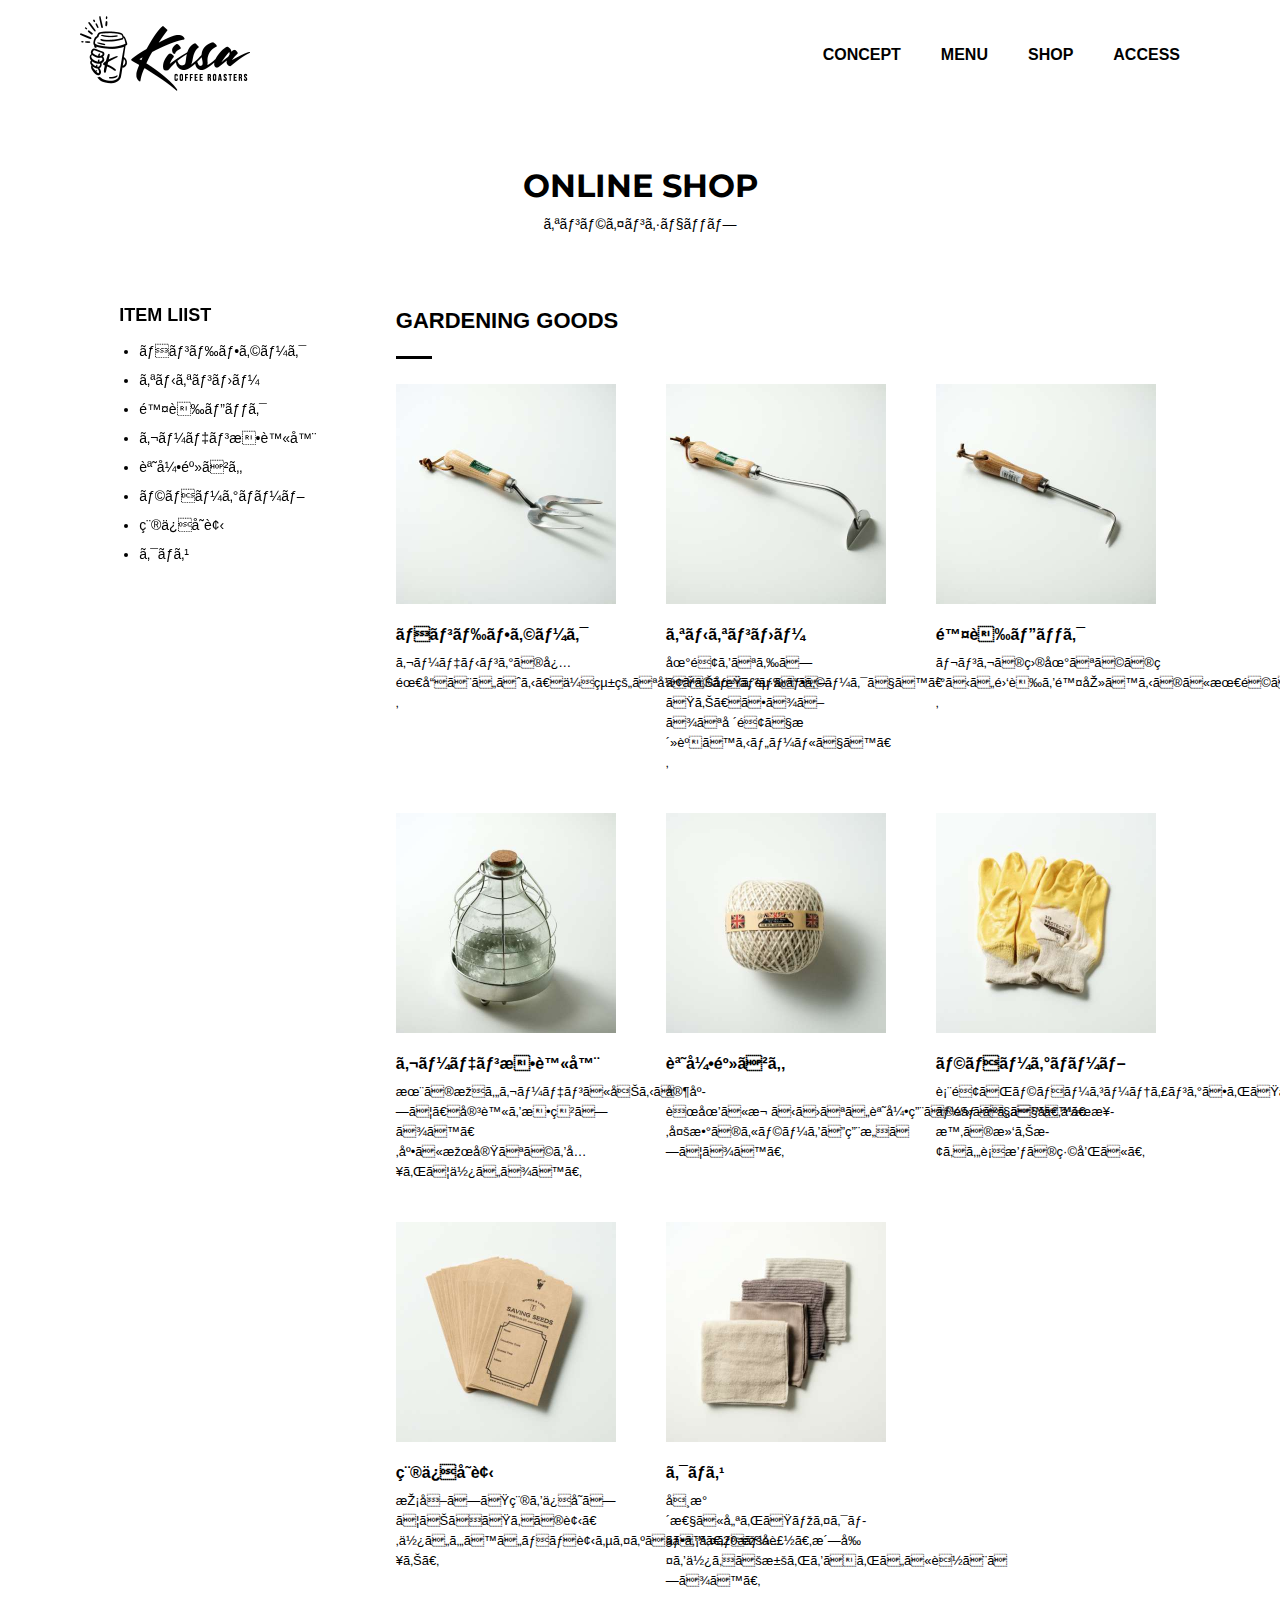
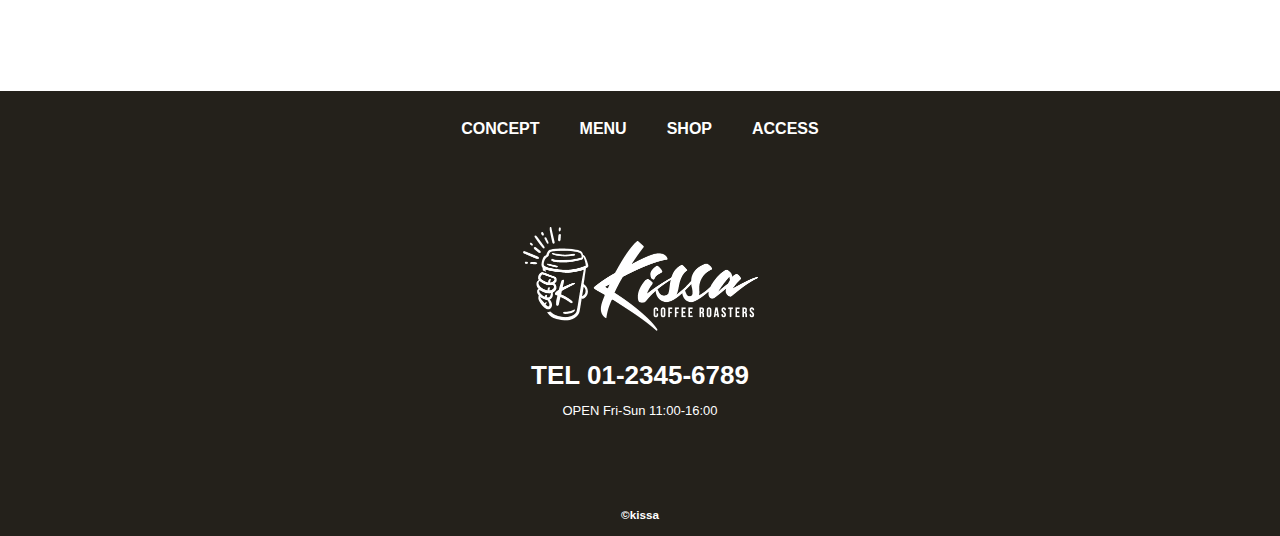
<file: shop.html>
<!DOCTYPE html>
<html>
  <head>
    <meta charset="UFT-8" />
    <title>ONLINE SHOP | KISSA official website</title>
    <meta
      name="description"
      content="カフェ「KISSA」のスタッフが厳選をした、園芸用品のオンラインショップのページです。"
    />
    <meta name="viewport" content="width=device-width" />
    <script src="./js/toggle-menu.js"></script>
    <link href="./css/common.css" rel="stylesheet" />
    <link href="./css/shop.css" rel="stylesheet" />
    <link rel="preconnect" href="https://fonts.googleapis.com" />
    <link rel="preconnect" href="https://fonts.gstatic.com" crossorigin />
    <link
      href="https://fonts.googleapis.com/css2?family=Montserrat:wght@700&display=swap"
      rel="stylesheet"
    />
  </head>
  <body>
    <header class="header">
      <div class="header-inner">
        <a class="header-logo" href="./index.html">
          <img src="./images/common/logo-header.png" alt="KISSA" />
        </a>
        <button class="toggle-menu-button"></button>
        <div class="header-site-menu">
          <nav class="site-menu">
            <ul>
              <li><a href="./concept.html">CONCEPT</a></li>
              <li><a href="./menu.html">MENU</a></li>
              <li><a href="./shop.html">SHOP</a></li>
              <li><a href="./access.html">ACCESS</a></li>
            </ul>
          </nav>
        </div>
      </div>
    </header>
    <main class="main">
      <div class="title">
        <h1>ONLINE SHOP</h1>
        <p>オンラインショップ</p>
      </div>
      <div class="shop-contents">
        <div class="shop-item">
          <div class="item-group">
            <h2>GARDENING GOODS</h2>
            <ul class="item-list">
              <li>
                <a href="./shop-detail.html">
                  <img
                    src="./images/shop/img-item01.jpg"
                    alt="ハンドフォークの商品画像"
                  />
                  <dl>
                    <dt>ハンドフォーク</dt>
                    <dd>
                      ガーデニングの必需品といえる、伝統的な形のハンドフォークです。
                    </dd>
                  </dl>
                </a>
              </li>
              <li>
                <a href="./shop-detail.html">
                  <img
                    src="./images/shop/img-item02.jpg"
                    alt="オニオンホーの商品画像"
                  />
                  <dl>
                    <dt>オニオンホー</dt>
                    <dd>
                      地面をならしたり土を起こしたり、さまざまな場面で活躍するツールです。
                    </dd>
                  </dl>
                </a>
              </li>
              <li>
                <a href="./shop-detail.html">
                  <img
                    src="./images/shop/img-item03.jpg"
                    alt="除草ピックの商品画像"
                  />
                  <dl>
                    <dt>除草ピック</dt>
                    <dd>
                      レンガの目地などの細かい雑草を除去するのに最適な除草ピックです。
                    </dd>
                  </dl>
                </a>
              </li>
              <li>
                <a href="./shop-detail.html">
                  <img
                    src="./images/shop/img-item04.jpg"
                    alt="ガーデン捕虫器の商品画像"
                  />
                  <dl>
                    <dt>ガーデン捕虫器</dt>
                    <dd>
                      木の枝やガーデンに吊るして、害虫を捕獲します。底に果実などを入れて使います。
                    </dd>
                  </dl>
                </a>
              </li>
              <li>
                <a href="./shop-detail.html">
                  <img
                    src="./images/shop/img-item05.jpg"
                    alt="誘引麻ひもの商品画像"
                  />
                  <dl>
                    <dt>誘引麻ひも</dt>
                    <dd>
                      家庭菜園に欠かせない誘引用の麻ひもです。多数のカラーをご用意してます。
                    </dd>
                  </dl>
                </a>
              </li>
              <li>
                <a href="./shop-detail.html">
                  <img
                    src="./images/shop/img-item06.jpg"
                    alt="ラバーグローブの商品画像"
                  />
                  <dl>
                    <dt>ラバーグローブ</dt>
                    <dd>
                      表面がラバーコーティングされたグローブです。作業時の滑り止めや衝撃の緩和に。
                    </dd>
                  </dl>
                </a>
              </li>
              <li>
                <a href="./shop-detail.html">
                  <img
                    src="./images/shop/img-item07.jpg"
                    alt="種保存袋の商品画像"
                  />
                  <dl>
                    <dt>種保存袋</dt>
                    <dd>
                      採取した種を保存しておくための袋。使いやすいポチ袋サイズです。20枚入り。
                    </dd>
                  </dl>
                </a>
              </li>
              <li>
                <a href="./shop-detail.html">
                  <img
                    src="./images/shop/img-item08.jpg"
                    alt="クロスの商品画像"
                  />
                  <dl>
                    <dt>クロス</dt>
                    <dd>
                      吸水性に優れたマイクロファイバー製。洗剤を使わず汚れをきれいに落とします。
                    </dd>
                  </dl>
                </a>
              </li>
            </ul>
          </div>
        </div>
        <aside class="shop-menu">
          <div class="shop-menu-inner">
            <h2>ITEM LIIST</h2>
            <ul>
              <li><a href="./shop-detail.html">ハンドフォーク</a></li>
              <li><a href="./shop-detail.html">オニオンホー</a></li>
              <li><a href="./shop-detail.html">除草ピック</a></li>
              <li><a href="./shop-detail.html">ガーデン捕虫器</a></li>
              <li><a href="./shop-detail.html">誘引麻ひも</a></li>
              <li><a href="./shop-detail.html">ラバーグローブ</a></li>
              <li><a href="./shop-detail.html">種保存袋</a></li>
              <li><a href="./shop-detail.html">クロス</a></li>
            </ul>
          </div>
        </aside>
      </div>
    </main>
    <footer class="footer">
      <nav class="site-menu">
        <ul>
          <li><a href="./concept.html">CONCEPT</a></li>
          <li><a href="./menu.html">MENU</a></li>
          <li><a href="./shop.html">SHOP</a></li>
          <li><a href="./access.html">ACCESS</a></li>
        </ul>
      </nav>
      <a class="footer-logo" href="./index.html">
        <img src="./images/common/logo-footer.png" alt="KISSA" />
      </a>
      <p class="footer-tel">TEL 01-2345-6789</p>
      <p class="footer-time">OPEN Fri-Sun 11:00-16:00</p>
      <p class="copyright"><small>&copy;kissa</small></p>
    </footer>
  </body>
</html>
</file>
<file: css/common.css>
@charset "uft-8";

*,
::before,
::after {
  padding: 0;
  margin: 0;
  box-sizing: border-box;
}

ul,
ol {
  list-style: none;
}

a {
  color: inherit;
  text-decoration: none;
}

body {
  font-family: sans-serif;
  font-size: 16px;
  color: #000000;
  line-height: 1;
  background-color: #ffffff;
}

img {
  max-width: 100%;
}

.header-inner {
  max-width: 1200px;
  height: 110px;
  margin-left: auto;
  margin-right: auto;
  padding-left: 40px;
  padding-right: 40px;
  display: flex;
  justify-content: space-between;
  align-items: center;
}

.toggle-menu-button {
  display: none;
}

.header-logo {
  display: block;
  width: 170px;
}

.site-menu ul {
  display: flex;
}

.site-menu ul li {
  margin-left: 20px;
  margin-right: 20px;
}

.site-menu ul li a {
  font-family: "Montserrat" sans-serif;
  font-weight: bold;
}

.footer {
  color: #ffffff;
  background-color: #24211b;
  padding-top: 30px;
  padding-bottom: 15px;
  display: flex;
  flex-direction: column;
  align-items: center;
}

.footer-logo {
  display: block;
  width: 235px;
  margin-top: 90px;
}

.footer-tel {
  font-size: 26px;
  font-weight: bold;
  margin-top: 28px;
}

.footer-time {
  font-size: 13px;
  margin-top: 16px;
}

.copyright {
  font-size: 14px;
  font-weight: bold;
  margin-top: 90px;
}

@media (max-width: 800px) {
  .site-menu ul {
    display: block;
    text-align: center;
  }

  .site-menu li {
    margin-top: 20px;
  }

  .header {
    position: fixed;
    top: 0;
    left: 0;
    right: 0;
    background-color: #ffffff;
    height: 50px;
    z-index: 10;
    box-shadow: 0 3px 6px rgba(0, 0, 0, 0.1);
  }

  .header-inner {
    padding-left: 20px;
    padding-right: 20px;
    height: 100%;
    position: relative;
  }

  .header-logo {
    width: 100px;
  }

  .header-site-menu {
    position: absolute;
    top: 100%;
    left: 0;
    right: 0;
    color: #ffffff;
    background-color: #736e62;
    padding-top: 30px;
    padding-bottom: 50px;
    display: none;
  }

  .header-site-menu.is-show {
    display: block;
  }

  .toggle-menu-button {
    display: block;
    width: 44px;
    height: 34px;
    background-image: url(../images/common/icon-menu.png);
    background-size: 50%;
    background-position: center;
    background-repeat: no-repeat;
    background-color: transparent;
    border: none;
    border-radius: 0;
    outline: none;
  }

  .main {
    padding-top: 50px;
  }

  .footer-logo {
    margin-top: 60px;
  }

  .footer-tel {
    font-size: 20px;
  }

  .copyright {
    margin-top: 50px;
  }
}
</file>
<file: css/index.css>
@charset "UFT-8";

.first-view {
  height: calc(100vh - 110px);
  background-image: url(../images/index/bg-main.jpg);
  background-repeat: no-repeat;
  background-position: center center;
  background-size: cover;
  display: flex;
  align-items: center;
}

.first-view-text {
  width: 100%;
  max-width: 1200px;
  margin-left: auto;
  margin-right: auto;
  padding-left: 40px;
  padding-bottom: 80px;
  color: #ffffff;
  font-weight: bold;
  text-shadow: 1px 1px 10px #4b2c14;
}

.first-view-text h1 {
  font-family: "Montsserrat", sans-serif;
  font-size: 56px;
  line-height: 72px;
}

.first-view-text p {
  font-size: 18px;
  margin-top: 20px;
}

.lead {
  max-width: 1200px;
  margin: 60px auto;
}

.lead p {
  line-height: 2;
  text-align: center;
}

.link-button-area {
  text-align: center;
  margin-top: 40px;
}

.link-button {
  background-color: #f4dd64;
  display: inline-block;
  min-width: 180px;
  line-height: 48px;
  border-radius: 24px;
  font-family: "Montsserrat", sans-serif;
  font-size: 14px;
}

.link-button:hover {
  background-color: #d8b500;
}

.recommended {
  background-color: #f8f8f8;
  padding-top: 45px;
  padding-bottom: 55px;
}

.recommended h2 {
  font-size: 22px;
  font-weight: bold;
  text-align: center;
}

.recommended h2::after {
  content: "";
  display: block;
  width: 36px;
  height: 3px;
  background-color: #000000;
  margin-top: 20px;
  margin-left: auto;
  margin-right: auto;
}

.item-list {
  display: flex;
  padding-top: 40px;
  padding-bottom: 10px;
  padding-left: 60px;
  padding-right: 60px;
  overflow: scroll;
}

.item-list li {
  flex-shrink: 0;
  width: 260px;
  margin-left: 75px;
}

.item-list li:first-child {
  margin-left: 0;
}

.item-list dl {
  margin-top: 20px;
}

.item-list dt {
  font-weight: bold;
}

.item-list dd {
  font-size: 13px;
  line-height: 20px;
  margin-top: 10px;
}

.item-list .price {
  font-weight: bold;
  margin-top: 15px;
}

@media (max-width: 800px) {
  .first-view {
    height: calc(100vh - 50px);
    background-image: url(../images/index/bg-main-sp.jpg);
    align-items: flex-start;
  }
  .first-view-text {
    padding-top: 60px;
    padding-left: 20px;
  }

  .first-view-text h1 {
    font-size: 36px;
    line-height: 48px;
  }

  .first-view-text p {
    font-size: 14px;
    margin-top: 15px;
  }

  .lead {
    padding-left: 20px;
    padding-right: 20px;
  }

  .lead p {
    text-align: left;
  }
}

.item-list {
  padding-left: 20px;
  padding-right: 20px;
}

.item-list li {
  width: 220px;
  margin-left: 30px;
}
</file>
<file: css/access.css>
@charset "uft-8";

.title {
  height: 310px;
  background-image: url(../images/access/bg-main.jpg);
  background-repeat: no-repeat;
  background-position: center center;
  background-size: cover;
  display: flex;
  flex-direction: column;
  justify-content: center;
  align-items: center;
  color: #ffffff;
  text-shadow: 1px 1px 10px #4b2c14;
}

.title h1 {
  font-family: 'Montserrat', sans-serif;
  font-size: 32px;
  font-weight: bold;
}

.title p {
  font-size: 14px;
  margin-top: 15px;
}

.main h2 {
  font-size: 22px;
  font-weight: bold;
  line-height: 30px;
}

.main h2::after {
  content: '';
  display: block;
  width: 36px;
  height: 3px;
  background-color: #000000;
  margin-top: 20px;
}

.map {
  width: 930px;
  max-width: 90%;
  margin-top: 75px;
  margin-left: auto;
  margin-right: auto;
}

.map iframe {
  display: block;
  width: 100%;
  height: 320px;
  margin-top: 25px;
}

.contact {
  width: 930px;
  max-width: 90%;
  margin-top: 75px;
  margin-left: auto;
  margin-right: auto;
}

.form-area {
  background-color: #f8f8f8;
  border: 1px solid #aaaaaa;
  margin-top: 25px;
  padding: 30px;
  display: flex;
  flex-wrap: wrap;
}

.form-area dt {
  width: 200px;
  padding: 15px 0;
  font-size: 15px;
  font-weight: bold;
  line-height: 24px;
}

.form-area dd {
  width: calc(100% - 200px);
  padding: 15px 0;
}

.form-area dt .required::after {
  content: '必須';
  font-size: 11px;
  color: #eb4f32;
  margin-left: 10px;
}

.input-text {
  width: 100%;
  max-width: 280px;
  height: 40px;
  padding-left: 10px;
  padding-right: 10px;
}

.select-box {
  width: 200px;
  height: 40px;
}

.radio-button {
  display: block;
  margin-top: 20px;
}

.radio-button:first-child {
  margin-top: 0;
}

.radio-button input {
  margin-right: 8px;
}

.message {
  width: 100%;
  height: 260px;
  padding: 10px;
  line-height: 1.5;
}

.confirm-text {
  font-size: 14px;
  line-height: 22px;
  margin-top: 30px;
}

.submit-button {
  background-color: #f4dd64;
  display: inline-block;
  min-width: 180px;
  line-height: 48px;
  border-radius: 24px;
  font-family: 'Montsserrat', sans-serif;
  font-size: 14px;
  text-align: center;
  margin-top: 20px;
  cursor: pointer;
  border: none;
}

.submit-button:hover {
  background-color: #d8b500;
}

.footer {
  margin-top: 100px;
}

@media (max-width: 800px) {
  .map,
  .contact {
    width: 500px;
    margin-top: 45px;
  }

  .form-area dt,
  .form-area dd {
    width: 100%;
  }

  .form-area dt {
    padding-bottom: 0;
  }

  .submit-button {
    width: 100%;
  }
}
</file>
<file: css/concept.css>
@charset "uft-8";

.title {
  height: 310px;
  background-image: url(../images/concept/bg-main.jpg);
  background-repeat: no-repeat;
  background-position: center center;
  background-size: cover;
  display: flex;
  flex-direction: column;
  justify-content: center;
  align-items: center;
  color: #ffffff;
  text-shadow: 1px 1px 10px #4b2c14;
}

.title h1 {
  font-family: "Montserrat", sans-serif;
  font-size: 32px;
  font-weight: bold;
}

.title p {
  font-size: 14px;
  margin-top: 15px;
}

.feature {
  display: flex;
  justify-content: space-between;
  width: 930px;
  max-width: 90%;
  margin-top: 75px;
  margin-left: auto;
  margin-right: auto;
  align-items: flex-start;
}

.feature img {
  width: 360px;
}

.feature-text {
  max-width: 500px;
  margin-right: 40px;
}

.reverse {
  flex-direction: row-reverse;
}

.reverse .feature-text {
  margin-left: 40px;
  margin-right: 0;
}

.feature-text h2 {
  font-size: 22px;
  font-weight: bold;
  line-height: 30px;
}

.feature-text h2::after {
  content: "";
  display: block;
  width: 36px;
  height: 3px;
  background-color: #000000;
  margin-top: 20px;
}

.feature-text p {
  font-size: 15px;
  line-height: 28px;
  margin-top: 25px;
}

.movie {
  width: 930px;
  max-width: 90%;
  background-color: #f8f8f8;
  padding: 50px 60px;
  margin-top: 55px;
  margin-left: auto;
  margin-right: auto;
}

.movie h2 {
  font-size: 22px;
  font-weight: bold;
  text-align: center;
}

.movie h2::after {
  content: "";
  display: block;
  width: 36px;
  height: 3px;
  background-color: #000000;
  margin-top: 20px;
  margin-left: auto;
  margin-right: auto;
}

.movie iframe {
  display: block;
  width: 100%;
  height: 456px;
  margin-top: 30px;
}

.movie p {
  font-size: 15px;
  line-height: 28px;
  margin-top: 20px;
}

.footer {
  margin-top: 100px;
}

@media (max-width: 800px) {
  .feature {
    display: block;
    width: 500px;
    margin-top: 45px;
  }

  .feature-text {
    margin-right: 0;
  }

  .reverse .feature-text {
    margin-left: 0;
  }

  .feature img {
    width: 100%;
    height: auto;
    margin-top: 25px;
  }

  .movie {
    width: 500px;
    padding: 30px 25px;
  }

  .movie iframe {
    height: 240px;
  }
}
</file>
<file: css/menu.css>
@charset "uft-8";

.title {
  height: 310px;
  background-image: url(../images/menu/bg-main.jpg);
  background-repeat: no-repeat;
  background-position: center center;
  background-size: cover;
  display: flex;
  flex-direction: column;
  justify-content: center;
  align-items: center;
  color: #ffffff;
  text-shadow: 1px 1px 10px #4b2c14;
}

.title h1 {
  font-family: "Montserrat", sans-serif;
  font-size: 32px;
  font-weight: bold;
}

.title p {
  font-size: 14px;
  margin-top: 15px;
}

.item-list {
  width: 930px;
  max-width: 90%;
  margin-top: 75px;
  margin-left: auto;
  margin-right: auto;
  display: grid;
  grid-template-columns: repeat(auto-fit, 240px);
  column-gap: 95px;
  row-gap: 70px;
  justify-content: center;
}

.item-list dl {
  margin-top: 20px;
}

.item-list dt {
  font-weight: bold;
}

.item-list dd {
  font-size: 13px;
  line-height: 20px;
  margin-top: 10px;
}

.item-list .price {
  font-weight: bold;
  margin-top: 15px;
}

.item-list li {
  position: relative;
}

.item-list .item-label {
  position: absolute;
  top: 0;
  left: calc(100% + 18px);
  font-size: 10px;
  white-space: nowrap;
  transform-origin: top left;
  transform: rotate(90deg);
}

.footer {
  margin-top: 100px;
}

@media (max-widh: 800px) {
  .item-list {
    margin-top: 45px;
    row-gap: 40px;
  }
}
</file>
<file: css/shop.css>
@charset "uft-8";

.title {
  display: flex;
  flex-direction: column;
  align-items: center;
  margin-top: 60px;
}

.title h1 {
  font-family: 'Montserrat', sans-serif;
  font-size: 32px;
  font-weight: bold;
}

.title p {
  font-size: 14px;
  margin-top: 15px;
}

.shop-contents {
  width: 1080px;
  max-width: 90%;
  margin-top: 75px;
  margin-left: auto;
  margin-right: auto;
  display: flex;
  justify-content: space-evenly;
  flex-direction: row-reverse;
}

.shop-item {
  flex-grow: 1;
  max-width: 765px;
}

.shop-item h2 {
  font-size: 22px;
  font-weight: bold;
  line-height: 30px;
}

.shop-item h2::after {
  content: '';
  display: block;
  width: 36px;
  height: 3px;
  background-color: #000000;
  margin-top: 20px;
}

.item-list {
  margin-top: 25px;
  display: grid;
  grid-template-columns: repeat(auto-fit, 220px);
  column-gap: 50px;
  row-gap: 40px;
}

.item-list a {
  display: block;
  transition-duration: 0.2s;
}

.item-list a:hover {
  transform: scale(1.05);
}

.item-list dl {
  margin-top: 20px;
}

.item-list dt {
  font-weight: bold;
}

.item-list dd {
  font-size: 13px;
  line-height: 20px;
  margin-top: 10px;
}

.shop-menu {
  flex-shrink: 0;
  margin-right: 60px;
  position: relative;
}

.shop-menu-inner {
  position: sticky;
  top: 30px;
  left: 0;
  right: 0;
}

.shop-menu-inner h2 {
  font-size: 18px;
  font-weight: bold;
}

.shop-menu-inner ul {
  list-style: disc;
  margin-top: 20px;
  margin-left: 20px;
}

.shop-menu-inner li {
  font-size: 14px;
  margin-top: 15px;
}

.item-area {
  margin-top: 20px;
  display: flex;
}

.item-area img {
  width: 50%;
  max-width: 380px;
}

.about-item {
  margin-left: 30px;
}

.about-item .item-text {
  font-size: 14px;
  line-height: 26px;
}

.about-item .item-price {
  font-weight: bold;
  margin-top: 20px;
}

.about-item a {
  background-color: #f4dd64;
  display: inline-block;
  min-width: 180px;
  line-height: 48px;
  border-radius: 24px;
  font-family: 'Montsserrat', sans-serif;
  font-size: 14px;
  text-align: center;
  margin-top: 35px;
}

.about-item a:hover {
  background-color: #d8b500;
}

.recommended {
  margin-top: 60px;
}

.footer {
  margin-top: 100px;
}

@media (max-width: 800px) {
  .shop-contents {
    display: block;
    max-width: 100%;
    margin-top: 60px;
  }
  .shop-item {
    max-width: 540px;
    margin-left: auto;
    margin-right: auto;
    padding-left: 20px;
    padding-right: 20px;
  }

  .item-list {
    grid-template-columns: repeat(2, 1fr);
    column-gap: 35px;
  }

  .shop-menu {
    background-color: #f8f8f8;
    padding-top: 50px;
    padding-bottom: 50px;
    margin-top: 60px;
    margin-right: 0;
  }

  .shop-menu-inner {
    max-width: 540px;
    margin-left: auto;
    margin-right: auto;
    padding-left: 20px;
    padding-right: 20px;
  }

  .item-area {
    display: block;
  }

  .item-area img {
    width: 100%;
    max-width: 100%;
  }

  .about-item {
    margin-top: 20px;
    margin-left: 0;
  }

  .about-item a {
    width: 100%;
  }

  .footer {
    margin-top: 0;
  }
}
</file>
